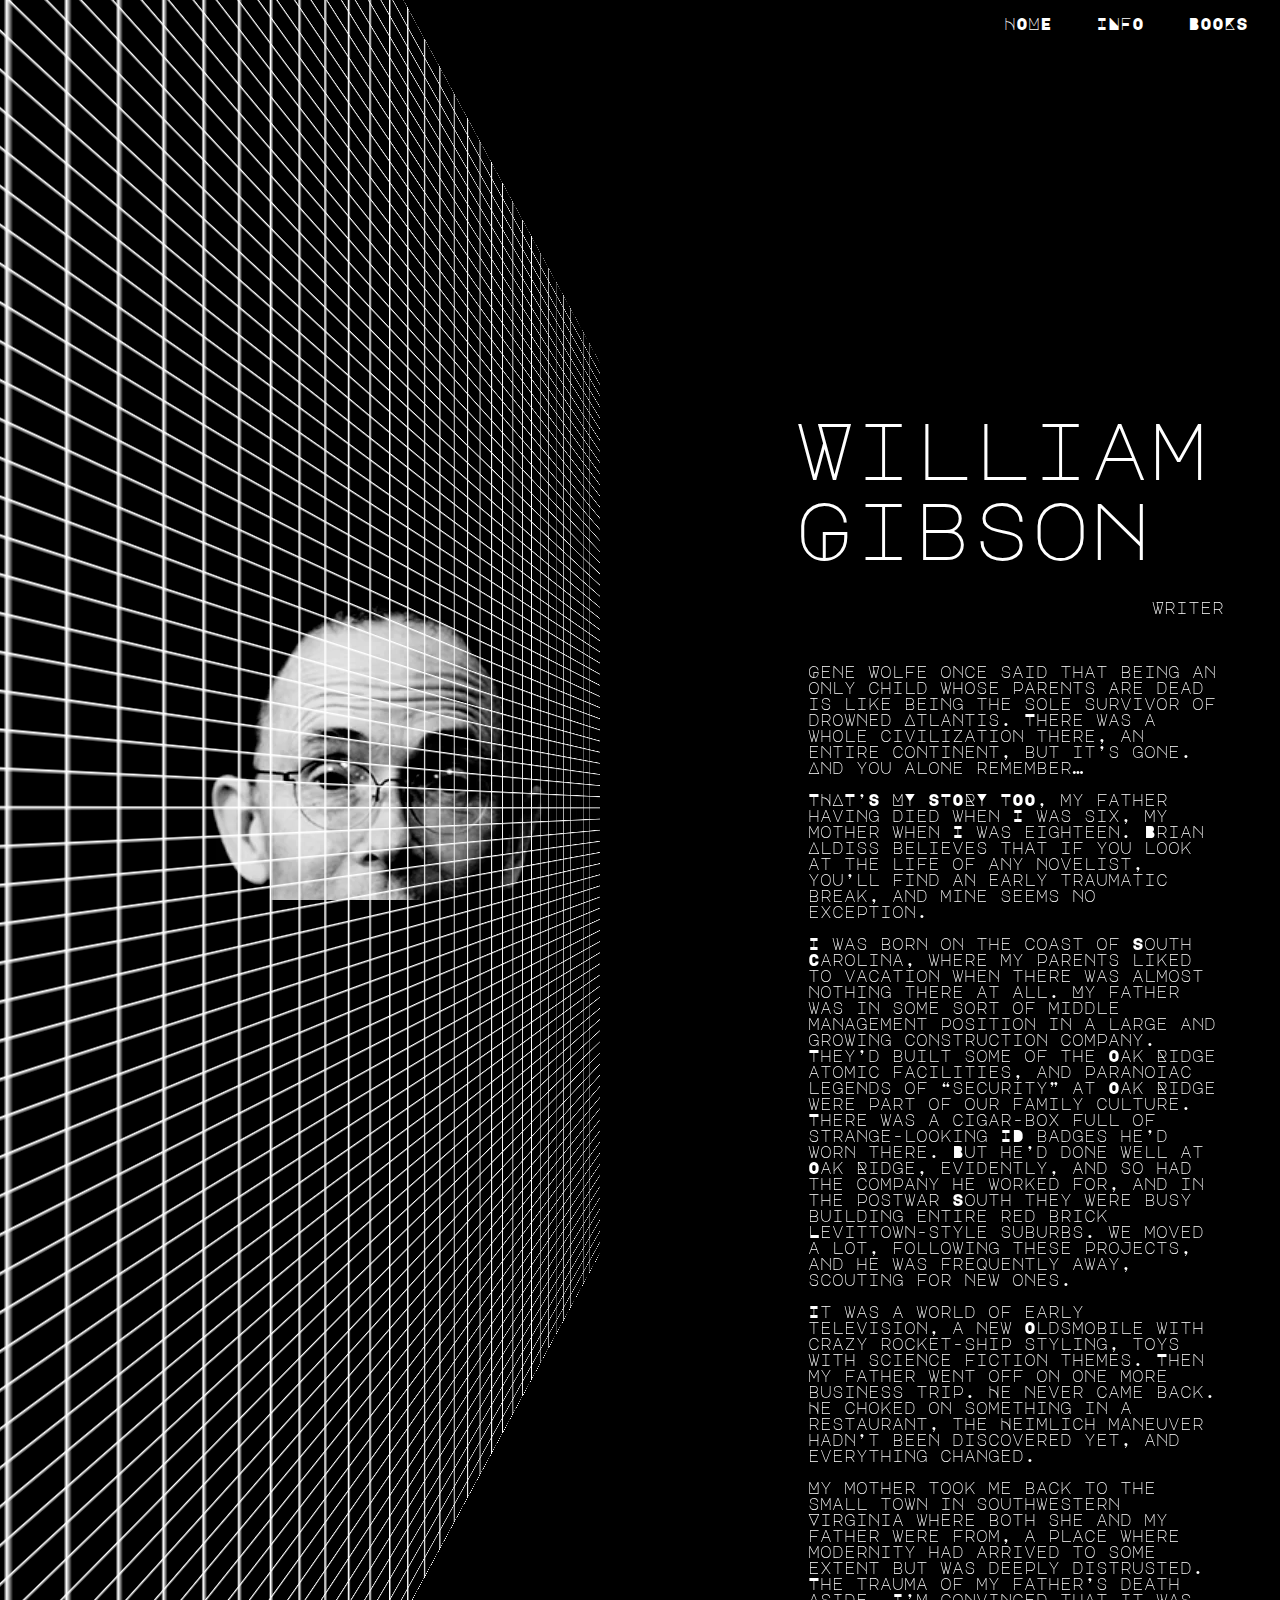
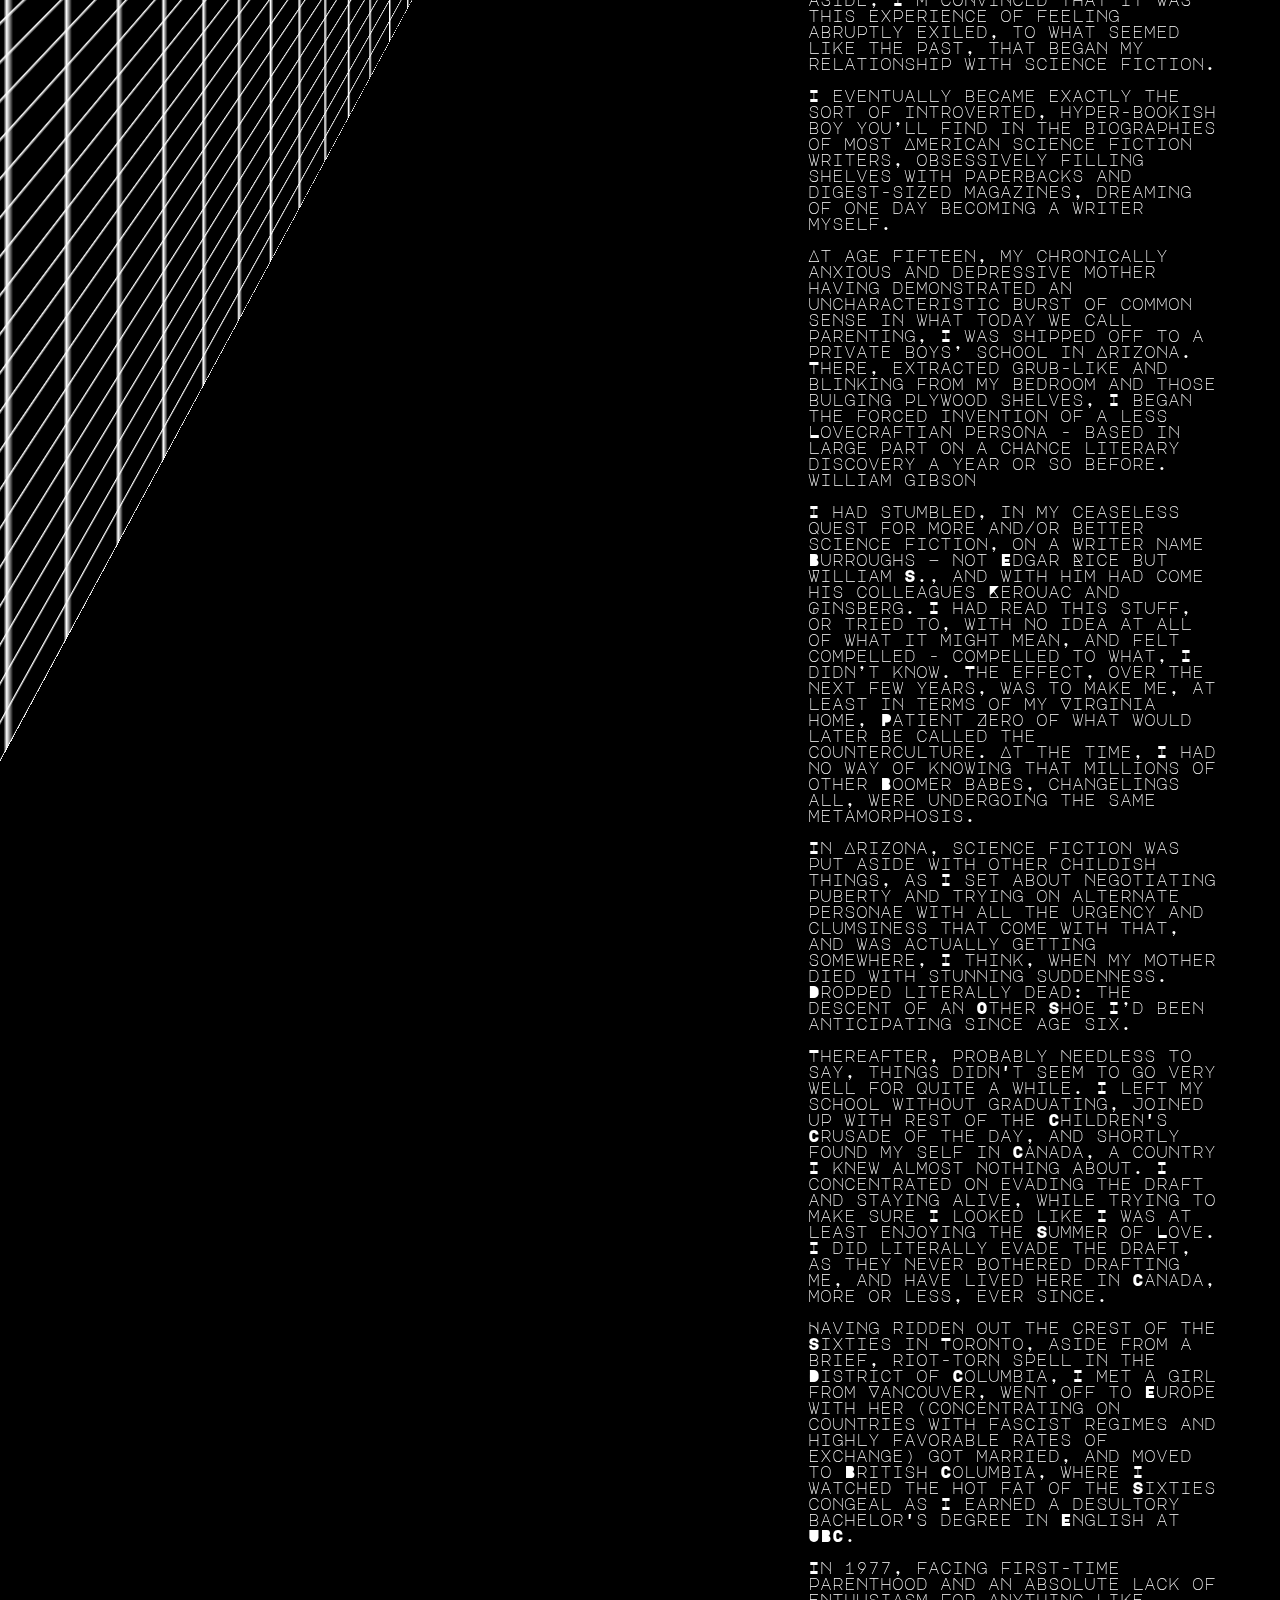
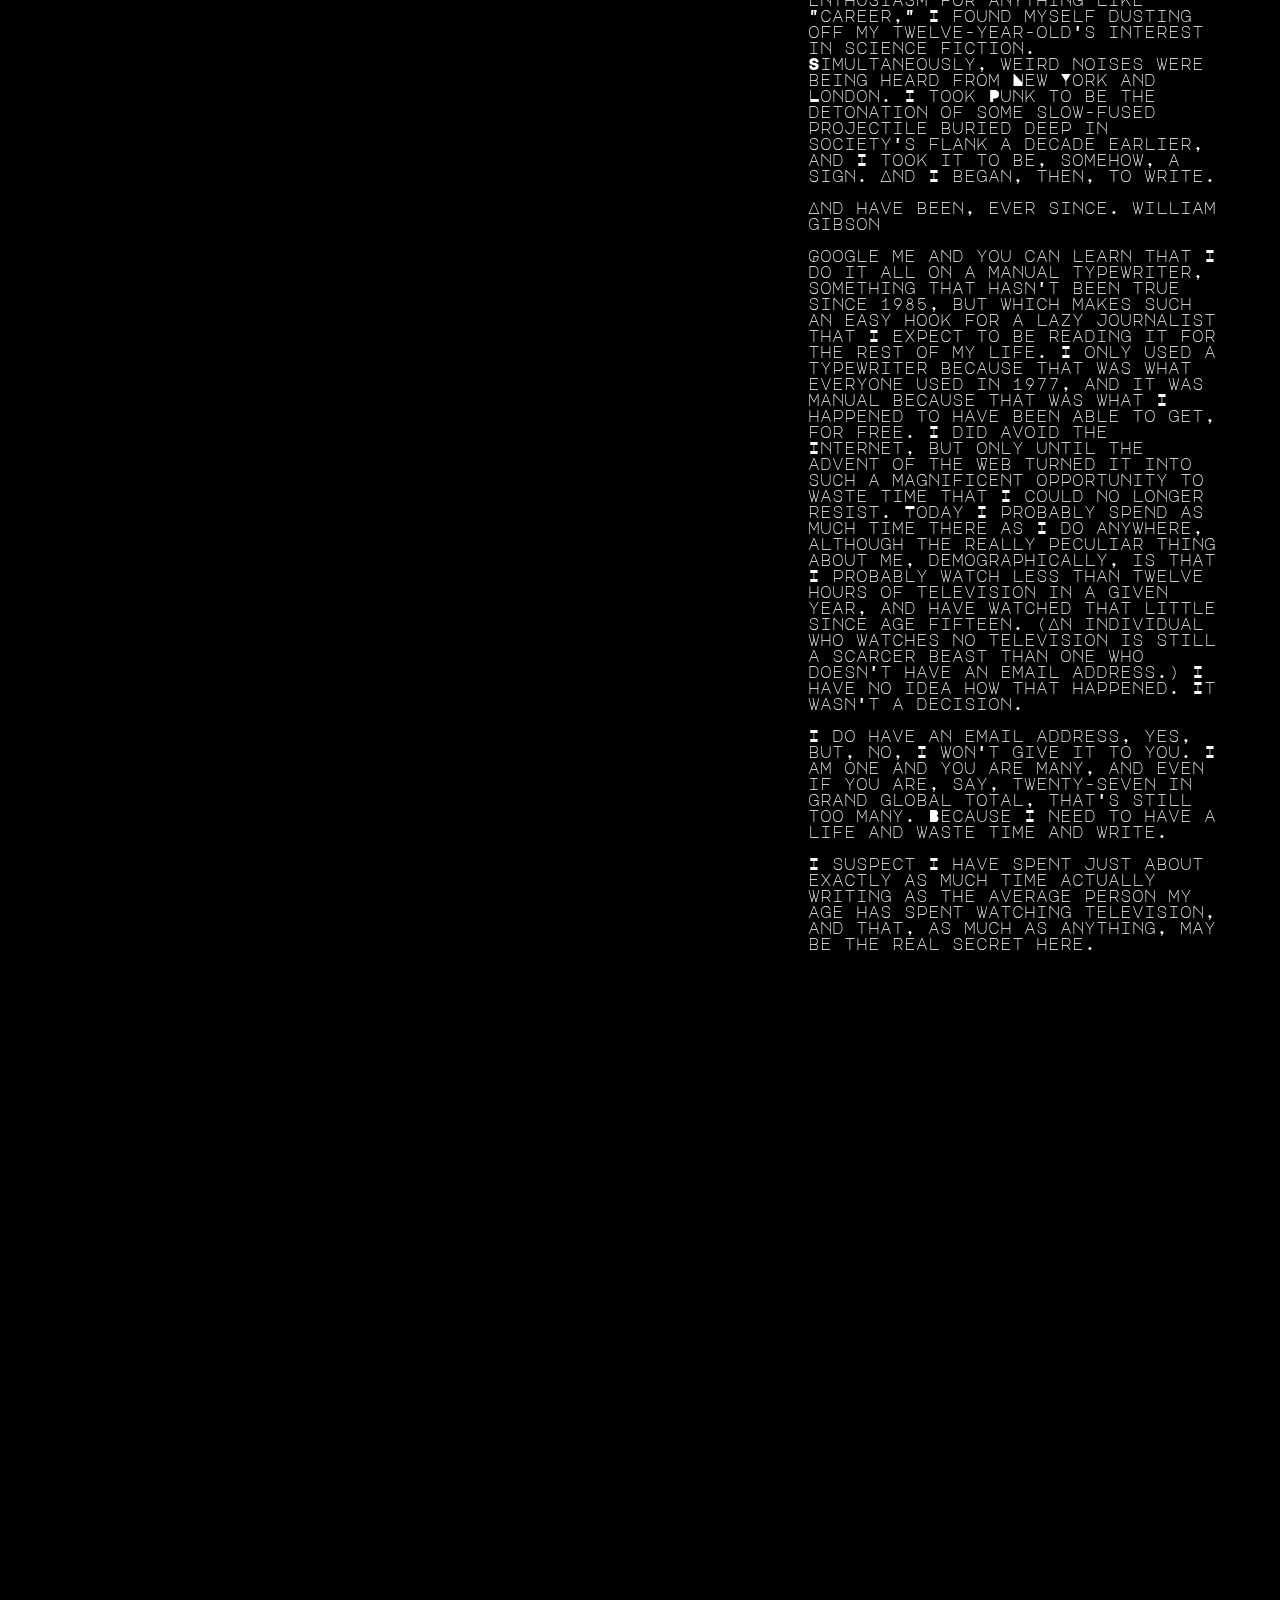
<file: index.html>
<!DOCTYPE html>
<head>
	<title>William Gibson</title>
	<link href="style.css" rel="stylesheet">
	<link href="https://fonts.googleapis.com/css?family=Major+Mono+Display" rel="stylesheet">
</head>

<body>
	<div class="menu-icon">
  <div class="icon"></div>
</div>
<nav>
  <a href="file:home.html#">Home</a>
  <a href="file:index.html#">Info</a>
  <a href="file:books.html">Books</a>
</nav>
	<div class="perspective"></div>
	<header>William Gibson</header>
	<br>
	<p> Writer </p>
	<br>
	<p>Gene Wolfe once said that being an only child whose parents are dead is like being the sole survivor of drowned Atlantis. There was a whole civilization there, an entire continent, but it’s gone. And you alone remember…
<br><br>
THAT’S MY STORY TOO, my father having died when I was six, my mother when I was eighteen. Brian Aldiss believes that if you look at the life of any novelist, you’ll find an early traumatic break, and mine seems no exception.
<br><br>
I was born on the coast of South Carolina, where my parents liked to vacation when there was almost nothing there at all. My father was in some sort of middle management position in a large and growing construction company. They’d built some of the Oak Ridge atomic facilities, and paranoiac legends of “security” at Oak Ridge were part of our family culture. There was a cigar-box full of strange-looking ID badges he’d worn there. But he’d done well at Oak Ridge, evidently, and so had the company he worked for, and in the postwar South they were busy building entire red brick Levittown-style suburbs. We moved a lot, following these projects, and he was frequently away, scouting for new ones.
<br><br>
It was a world of early television, a new Oldsmobile with crazy rocket-ship styling, toys with science fiction themes. Then my father went off on one more business trip. He never came back. He choked on something in a restaurant, the Heimlich maneuver hadn’t been discovered yet, and everything changed.
<br><br>
My mother took me back to the small town in southwestern Virginia where both she and my father were from, a place where modernity had arrived to some extent but was deeply distrusted. The trauma of my father’s death aside, I’m convinced that it was this experience of feeling abruptly exiled, to what seemed like the past, that began my relationship with science fiction.
<br><br>
I eventually became exactly the sort of introverted, hyper-bookish boy you’ll find in the biographies of most American science fiction writers, obsessively filling shelves with paperbacks and digest-sized magazines, dreaming of one day becoming a writer myself.
<br><br>
At age fifteen, my chronically anxious and depressive mother having demonstrated an uncharacteristic burst of common sense in what today we call parenting, I was shipped off to a private boys’ school in Arizona. There, extracted grub-like and blinking from my bedroom and those bulging plywood shelves, I began the forced invention of a less Lovecraftian persona - based in large part on a chance literary discovery a year or so before.
william gibson
<br><br>
I had stumbled, in my ceaseless quest for more and/or better science fiction, on a writer name Burroughs — not Edgar Rice but William S., and with him had come his colleagues Kerouac and Ginsberg. I had read this stuff, or tried to, with no idea at all of what it might mean, and felt compelled - compelled to what, I didn’t know. The effect, over the next few years, was to make me, at least in terms of my Virginia home, Patient Zero of what would later be called the counterculture. At the time, I had no way of knowing that millions of other Boomer babes, changelings all, were undergoing the same metamorphosis.
<br><br>
In Arizona, science fiction was put aside with other childish things, as I set about negotiating puberty and trying on alternate personae with all the urgency and clumsiness that come with that, and was actually getting somewhere, I think, when my mother died with stunning suddenness. Dropped literally dead: the descent of an Other Shoe I’d been anticipating since age six.
<br><br>
Thereafter, probably needless to say, things didn't seem to go very well for quite a while. I left my school without graduating, joined up with rest of the Children's Crusade of the day, and shortly found my self in Canada, a country I knew almost nothing about. I concentrated on evading the draft and staying alive, while trying to make sure I looked like I was at least enjoying the Summer of Love. I did literally evade the draft, as they never bothered drafting me, and have lived here in Canada, more or less, ever since.
<br><br>
Having ridden out the crest of the Sixties in Toronto, aside from a brief, riot-torn spell in the District of Columbia, I met a girl from Vancouver, went off to Europe with her (concentrating on countries with fascist regimes and highly favorable rates of exchange) got married, and moved to British Columbia, where I watched the hot fat of the Sixties congeal as I earned a desultory bachelor's degree in English at UBC.
<br><br>
In 1977, facing first-time parenthood and an absolute lack of enthusiasm for anything like "career," I found myself dusting off my twelve-year-old's interest in science fiction. Simultaneously, weird noises were being heard from New York and London. I took Punk to be the detonation of some slow-fused projectile buried deep in society's flank a decade earlier, and I took it to be, somehow, a sign. And I began, then, to write.
<br><br>
And have been, ever since.
william gibson
<br><br>
Google me and you can learn that I do it all on a manual typewriter, something that hasn't been true since 1985, but which makes such an easy hook for a lazy journalist that I expect to be reading it for the rest of my life. I only used a typewriter because that was what everyone used in 1977, and it was manual because that was what I happened to have been able to get, for free. I did avoid the Internet, but only until the advent of the Web turned it into such a magnificent opportunity to waste time that I could no longer resist. Today I probably spend as much time there as I do anywhere, although the really peculiar thing about me, demographically, is that I probably watch less than twelve hours of television in a given year, and have watched that little since age fifteen. (An individual who watches no television is still a scarcer beast than one who doesn't have an email address.) I have no idea how that happened. It wasn't a decision.
<br><br>
I do have an email address, yes, but, no, I won't give it to you. I am one and you are many, and even if you are, say, twenty-seven in grand global total, that's still too many. Because I need to have a life and waste time and write.
<br><br>
I suspect I have spent just about exactly as much time actually writing as the average person my age has spent watching television, and that, as much as anything, may be the real secret here.</p>


<img class="bottom" src="images/WilliamGibson.png" alt="William Gibson">
</body>
</file>
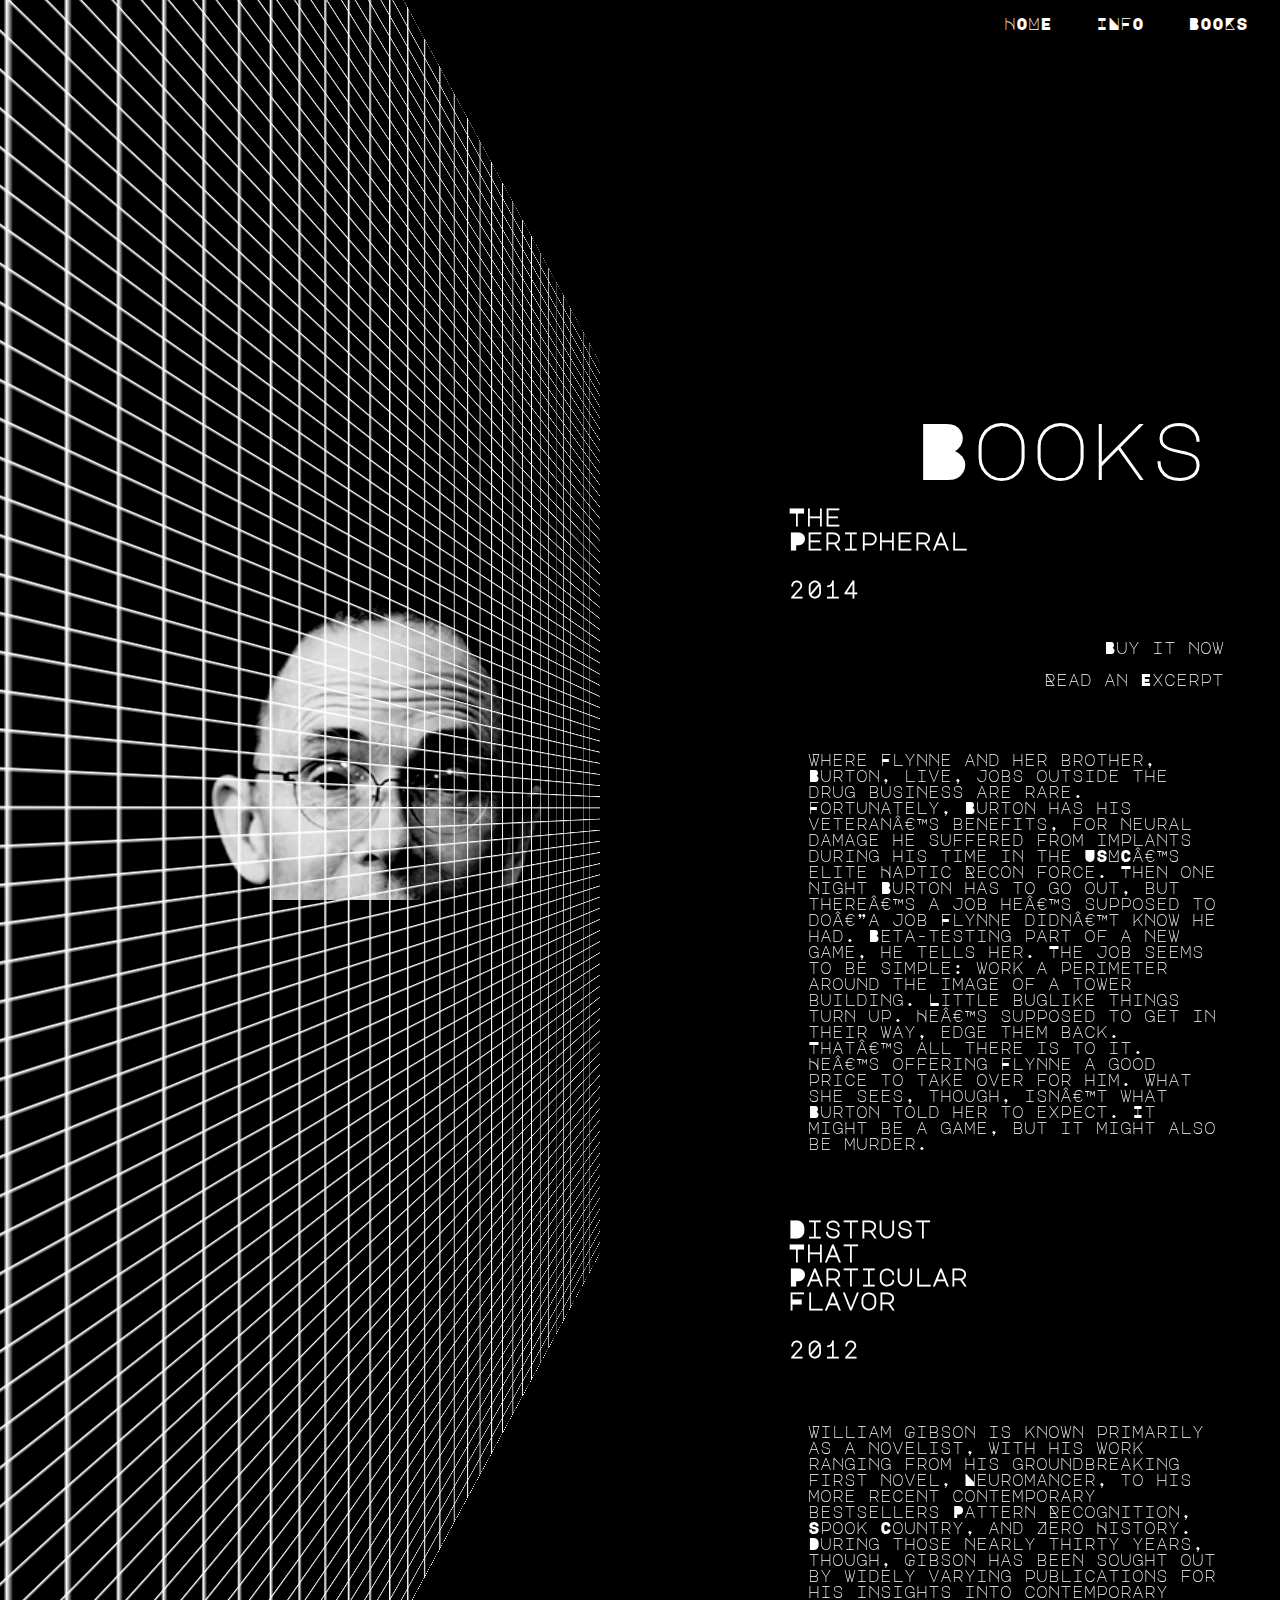
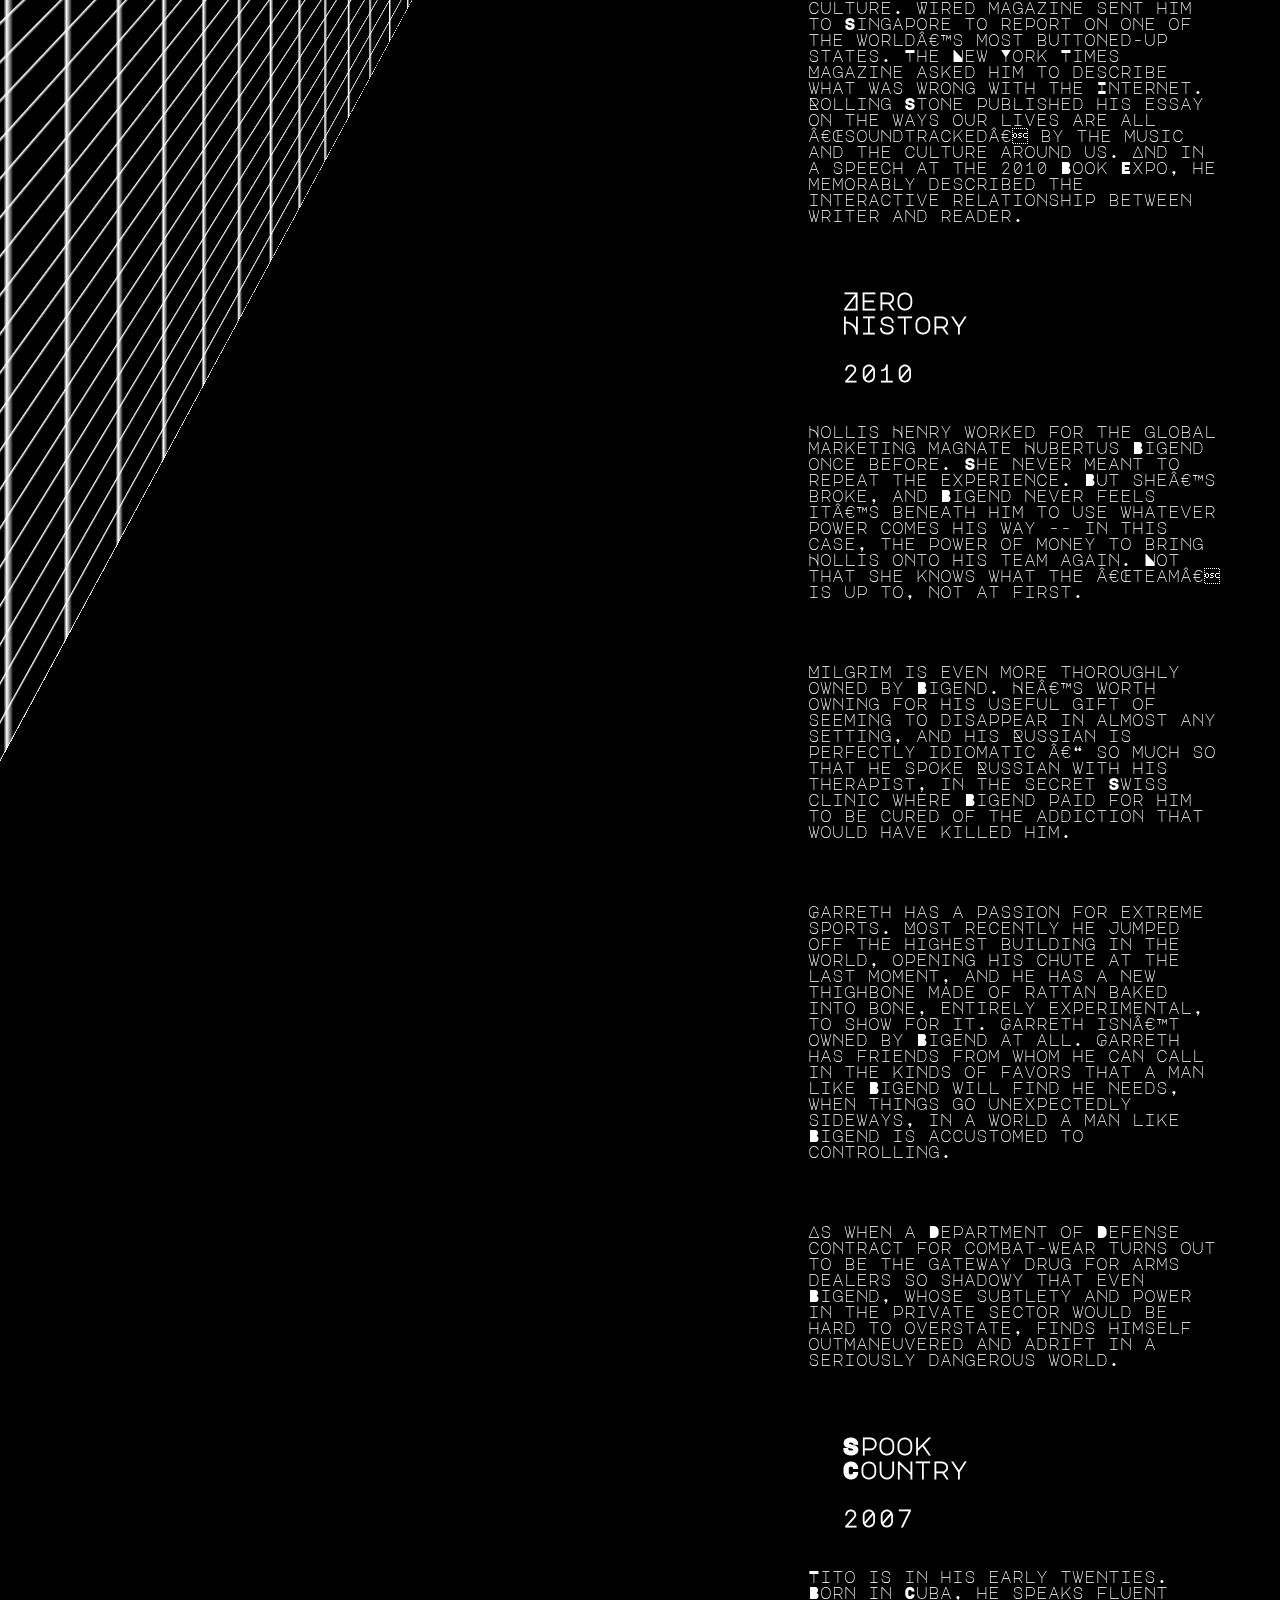
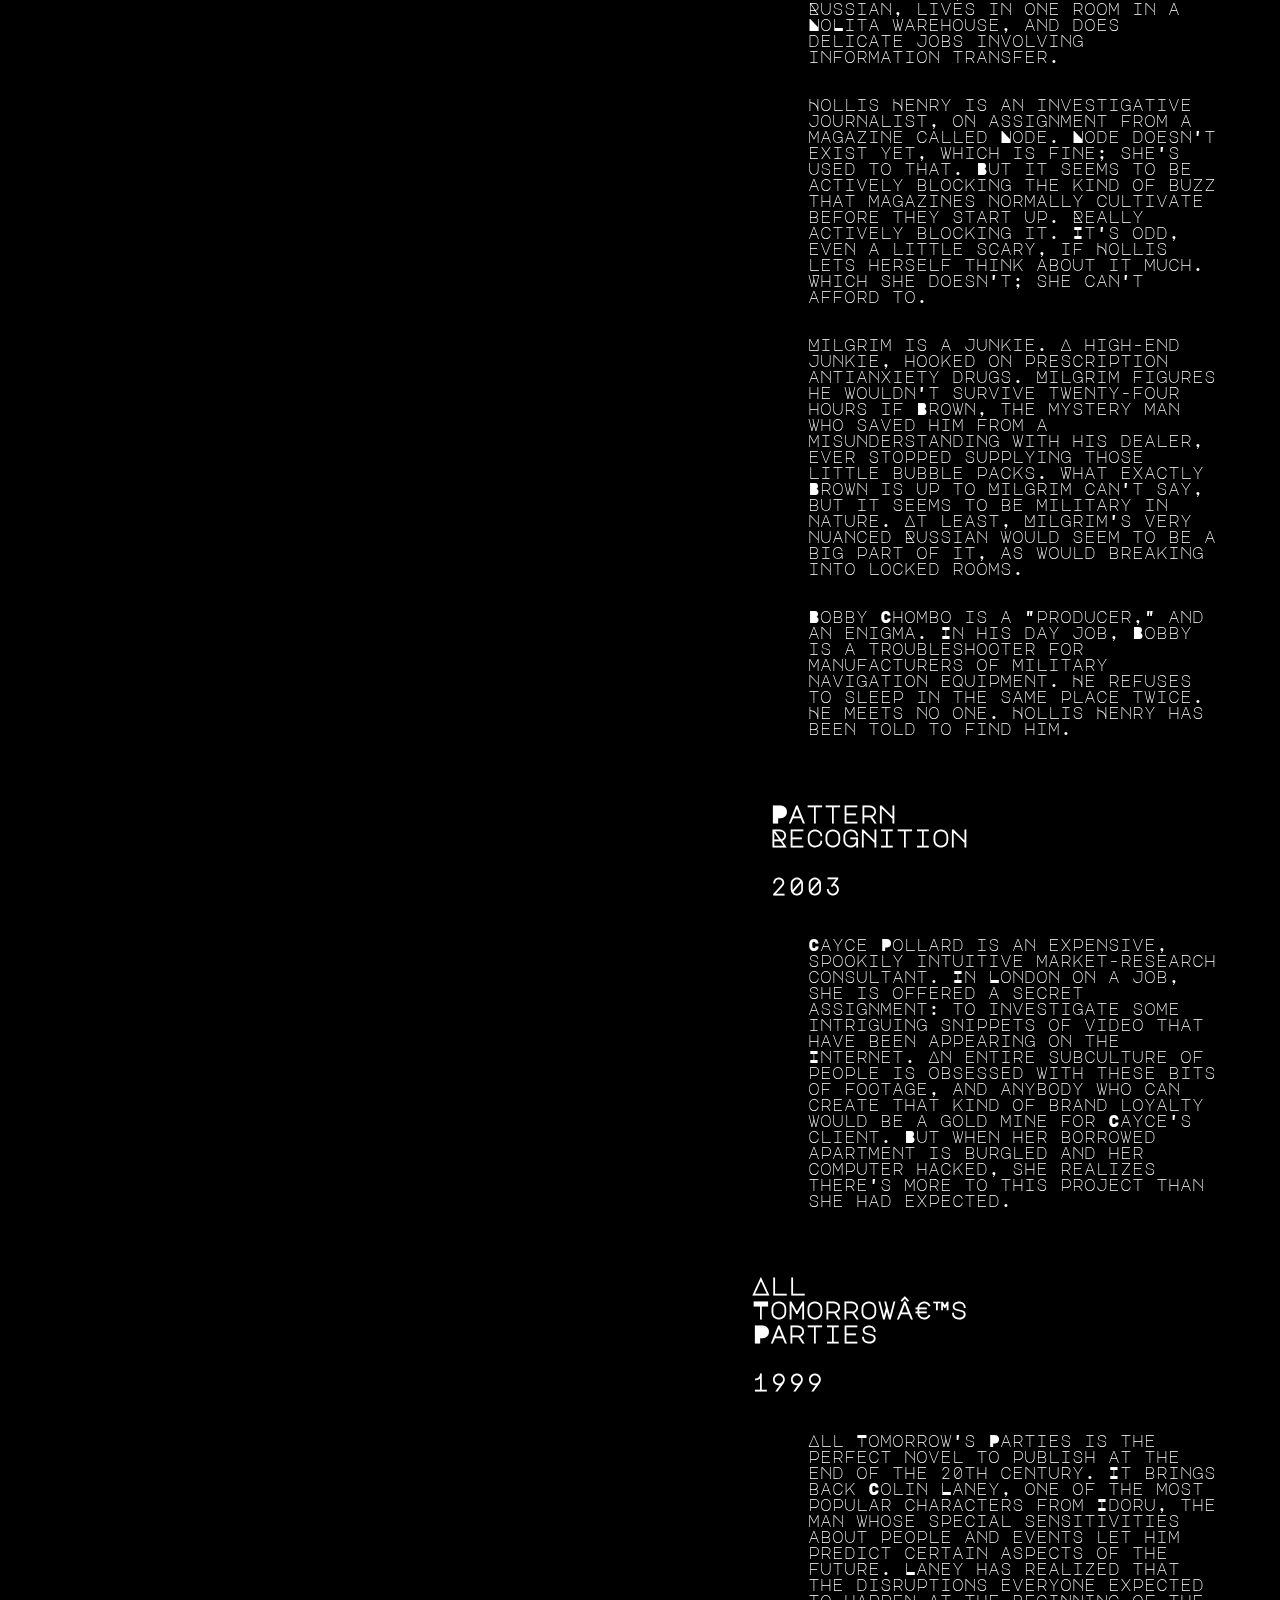
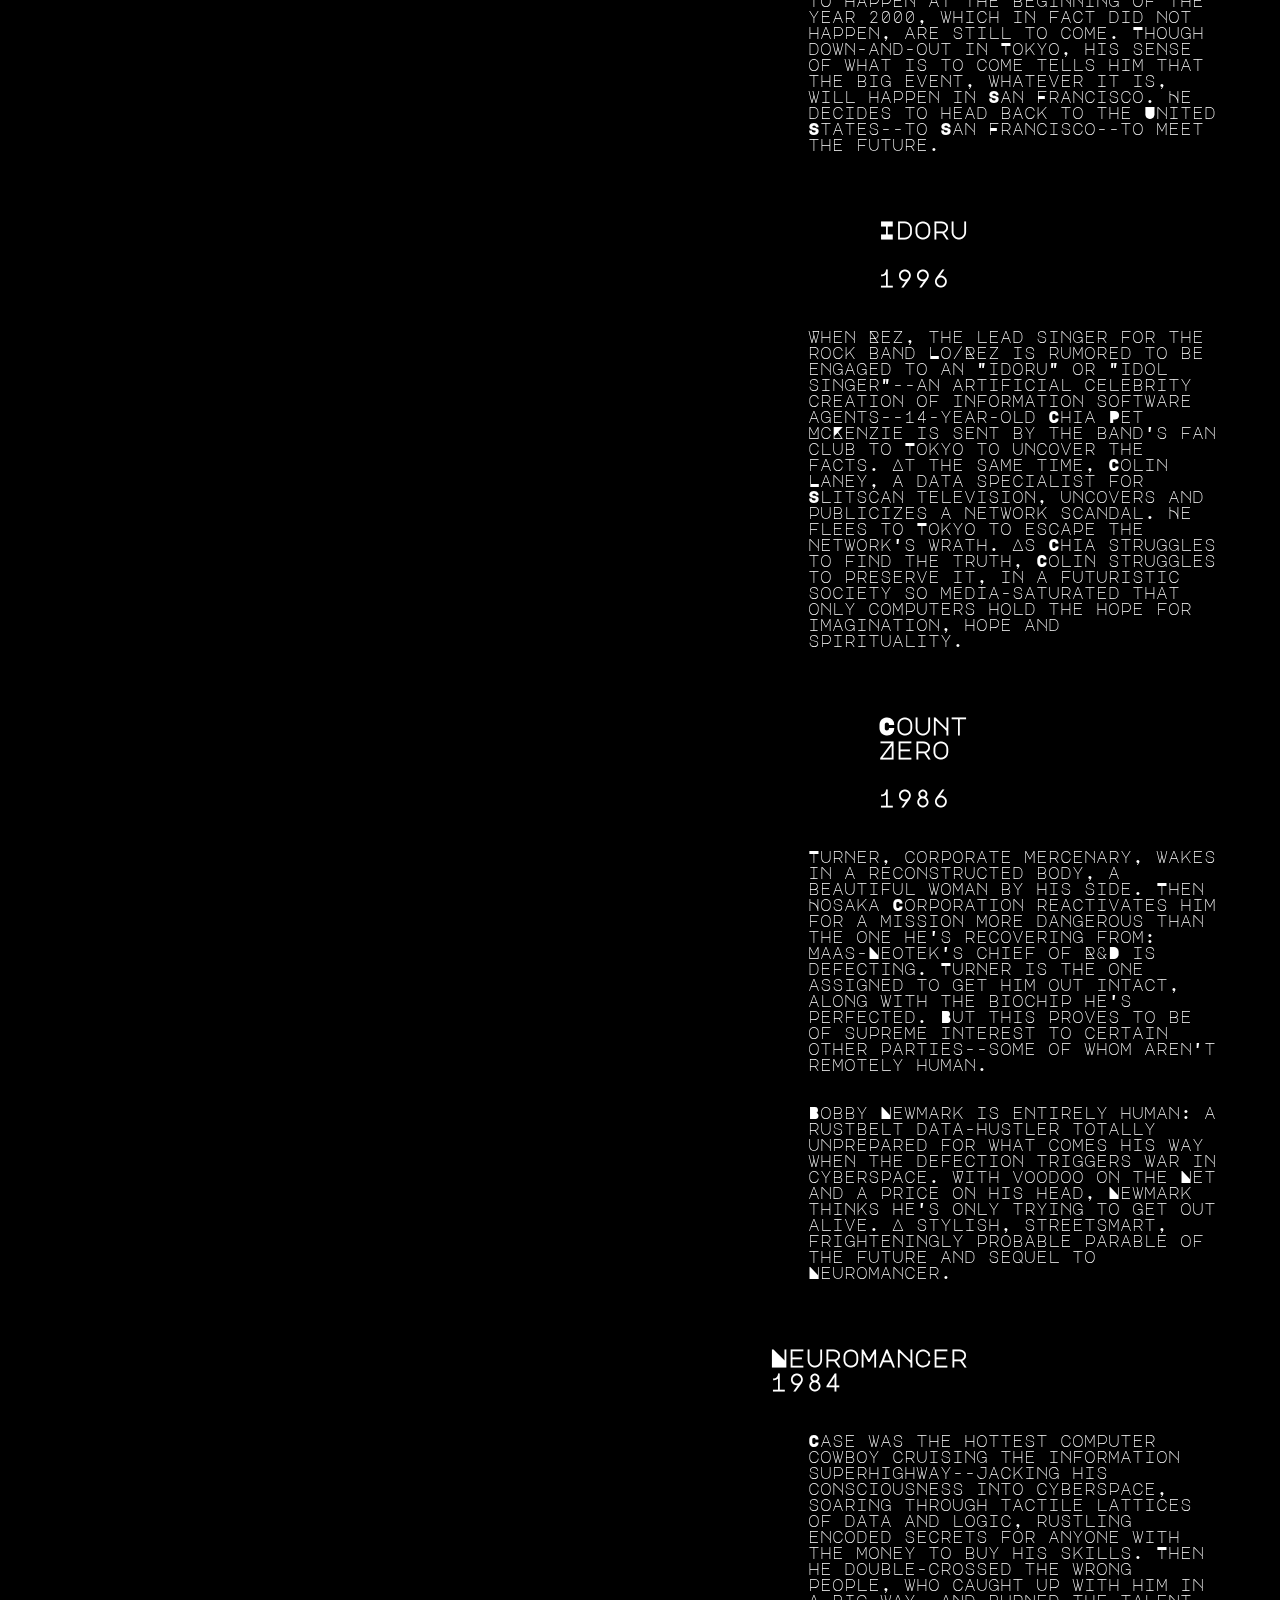
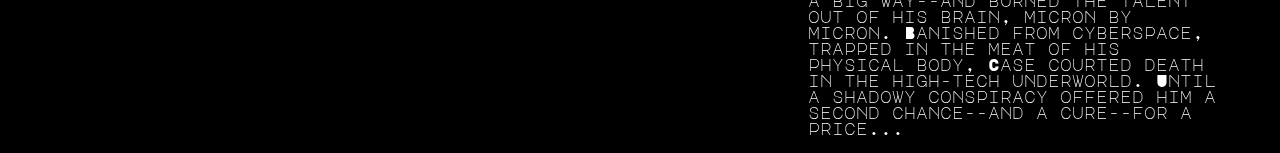
<file: books.html>
<!DOCTYPE html>
<head>
	<title>William Gibson - Books</title>
	<link href="style.css" rel="stylesheet">
	<link href="https://fonts.googleapis.com/css?family=Major+Mono+Display" rel="stylesheet">
</head>

<body>
	<div class="perspective"></div>
	<header>Books</header>

	<body>
	<div class="menu-icon">
  <div class="icon"></div>
</div>
<nav>
  <a href="file:home.html#">Home</a>
  <a href="file:index.html#">Info</a>
  <a href="file:books.html">Books</a>
</nav>

<h1>The Peripheral<br><br>
2014<br><br></h1>

<p><a href="http://www.williamgibsonbooks.com/books/buy_peripheral.asp">Buy it now</a></p>

<p><a href="http://www.williamgibsonbooks.com/books/the_peripheral_excerpt.asp">Read an Excerpt</a></p><br><br>

<p>Where Flynne and her brother, Burton, live, jobs outside the drug business are rare. Fortunately, Burton has his veteranâ€™s benefits, for neural damage he suffered from implants during his time in the USMCâ€™s elite Haptic Recon force. Then one night Burton has to go out, but thereâ€™s a job heâ€™s supposed to doâ€”a job Flynne didnâ€™t know he had. Beta-testing part of a new game, he tells her. The job seems to be simple: work a perimeter around the image of a tower building. Little buglike things turn up. Heâ€™s supposed to get in their way, edge them back. Thatâ€™s all there is to it. Heâ€™s offering Flynne a good price to take over for him. What she sees, though, isnâ€™t what Burton told her to expect. It might be a game, but it might also be murder.<br><br><br><br> </p>


<h1>Distrust That Particular Flavor<br><br> 
2012</h1><br><br>
<p>William Gibson is known primarily as a novelist, with his work ranging from his groundbreaking first novel, Neuromancer, to his more recent contemporary bestsellers Pattern Recognition, Spook Country, and Zero History. During those nearly thirty years, though, Gibson has been sought out by widely varying publications for his insights into contemporary culture. Wired magazine sent him to Singapore to report on one of the worldâ€™s most buttoned-up states. The New York Times Magazine asked him to describe what was wrong with the Internet. Rolling Stone published his essay on the ways our lives are all â€œsoundtrackedâ€ by the music and the culture around us. And in a speech at the 2010 Book Expo, he memorably described the interactive relationship between writer and reader.<br><br><br><br></p>


<h1>Zero History<br><br>
2010<br><br></h1>
<p>Hollis Henry worked for the global marketing magnate Hubertus Bigend once before. She never meant to repeat the experience. But sheâ€™s broke, and Bigend never feels itâ€™s beneath him to use whatever power comes his way -- in this case, the power of money to bring Hollis onto his team again. Not that she knows what the â€œteamâ€ is up to, not at first.<br><br><br><br></p>

<p>Milgrim is even more thoroughly owned by Bigend. Heâ€™s worth owning for his useful gift of seeming to disappear in almost any setting, and his Russian is perfectly idiomatic â€“ so much so that he spoke Russian with his therapist, in the secret Swiss clinic where Bigend paid for him to be cured of the addiction that would have killed him.<br><br><br><br></p>

<p>Garreth has a passion for extreme sports. Most recently he jumped off the highest building in the world, opening his chute at the last moment, and he has a new thighbone made of rattan baked into bone, entirely experimental, to show for it.  Garreth isnâ€™t owned by Bigend at all. Garreth has friends from whom he can call in the kinds of favors that a man like Bigend will find he needs, when things go unexpectedly sideways, in a world a man like Bigend is accustomed to controlling.<br><br><br><br></p>

<p>As when a Department of Defense contract for combat-wear turns out to be the gateway drug for arms dealers so shadowy that even Bigend, whose subtlety and power in the private sector would be hard to overstate, finds himself outmaneuvered and adrift in a seriously dangerous world.<br><br><br><br></p>


<h1>Spook Country<br><br>
2007<br><br></h1>
<p>Tito is in his early twenties. Born in Cuba, he speaks fluent Russian, lives in one room in a NoLita warehouse, and does delicate jobs involving information transfer.<br><br></p>

<p>Hollis Henry is an investigative journalist, on assignment from a magazine called Node. Node doesn't exist yet, which is fine; she's used to that. But it seems to be actively blocking the kind of buzz that magazines normally cultivate before they start up. Really actively blocking it. It's odd, even a little scary, if Hollis lets herself think about it much. Which she doesn't; she can't afford to.<br><br></p>

<p>Milgrim is a junkie. A high-end junkie, hooked on prescription antianxiety drugs. Milgrim figures he wouldn't survive twenty-four hours if Brown, the mystery man who saved him from a misunderstanding with his dealer, ever stopped supplying those little bubble packs. What exactly Brown is up to Milgrim can't say, but it seems to be military in nature. At least, Milgrim's very nuanced Russian would seem to be a big part of it, as would breaking into locked rooms.<br><br></p>

<p>Bobby Chombo is a "producer," and an enigma. In his day job, Bobby is a troubleshooter for manufacturers of military navigation equipment. He refuses to sleep in the same place twice. He meets no one. Hollis Henry has been told to find him.<br><br><br><br></p>


<h1>Pattern Recognition<br><br>
2003<br><br></h1>
<p>Cayce Pollard is an expensive, spookily intuitive market-research consultant. In London on a job, she is offered a secret assignment: to investigate some intriguing snippets of video that have been appearing on the Internet. An entire subculture of people is obsessed with these bits of footage, and anybody who can create that kind of brand loyalty would be a gold mine for Cayce's client. But when her borrowed apartment is burgled and her computer hacked, she realizes there's more to this project than she had expected.<br><br><br><br> </p>


<h1>All Tomorrowâ€™s Parties<br><br>
1999<br><br></h1>
<p>All Tomorrow's Parties is the perfect novel to publish at the end of the 20th century. It brings back Colin Laney, one of the most popular characters from Idoru, the man whose special sensitivities about people and events let him predict certain aspects of the future. Laney has realized that the disruptions everyone expected to happen at the beginning of the year 2000, which in fact did not happen, are still to come. Though down-and-out in Tokyo, his sense of what is to come tells him that the big event, whatever it is, will happen in San Francisco. He decides to head back to the United States--to San Francisco--to meet the future. <br><br><br><br></p>


<h1>Idoru<br><br>
1996<br><br></h1>
<p>When Rez, the lead singer for the rock band Lo/Rez is rumored to be engaged to an "idoru" or "idol singer"--an artificial celebrity creation of information software agents--14-year-old Chia Pet McKenzie is sent by the band's fan club to Tokyo to uncover the facts. At the same time, Colin Laney, a data specialist for Slitscan television, uncovers and publicizes a network scandal. He flees to Tokyo to escape the network's wrath. As Chia struggles to find the truth, Colin struggles to preserve it, in a futuristic society so media-saturated that only computers hold the hope for imagination, hope and spirituality.<br><br><br><br></p>


<h1>Count Zero<br><br>
1986<br><br></h1>
<p>Turner, corporate mercenary, wakes in a reconstructed body, a beautiful woman by his side. Then Hosaka Corporation reactivates him for a mission more dangerous than the one he's recovering from: Maas-Neotek's chief of R&D is defecting. Turner is the one assigned to get him out intact, along with the biochip he's perfected. But this proves to be of supreme interest to certain other parties--some of whom aren't remotely human.<br><br> </p>

<p>Bobby Newmark is entirely human: a rustbelt data-hustler totally unprepared for what comes his way when the defection triggers war in cyberspace. With voodoo on the Net and a price on his head, Newmark thinks he's only trying to get out alive. A stylish, streetsmart, frighteningly probable parable of the future and sequel to Neuromancer. <br><br><br><br></p>


<h1>Neuromancer <br>
1984<br><br></h1>
<p>Case was the hottest computer cowboy cruising the information superhighway--jacking his consciousness into cyberspace, soaring through tactile lattices of data and logic, rustling encoded secrets for anyone with the money to buy his skills. Then he double-crossed the wrong people, who caught up with him in a big way--and burned the talent out of his brain, micron by micron. Banished from cyberspace, trapped in the meat of his physical body, Case courted death in the high-tech underworld. Until a shadowy conspiracy offered him a second chance--and a cure--for a price...
</p>


<img class="bottom" src="images/WilliamGibson.png" alt="William Gibson">
</body>
</file>
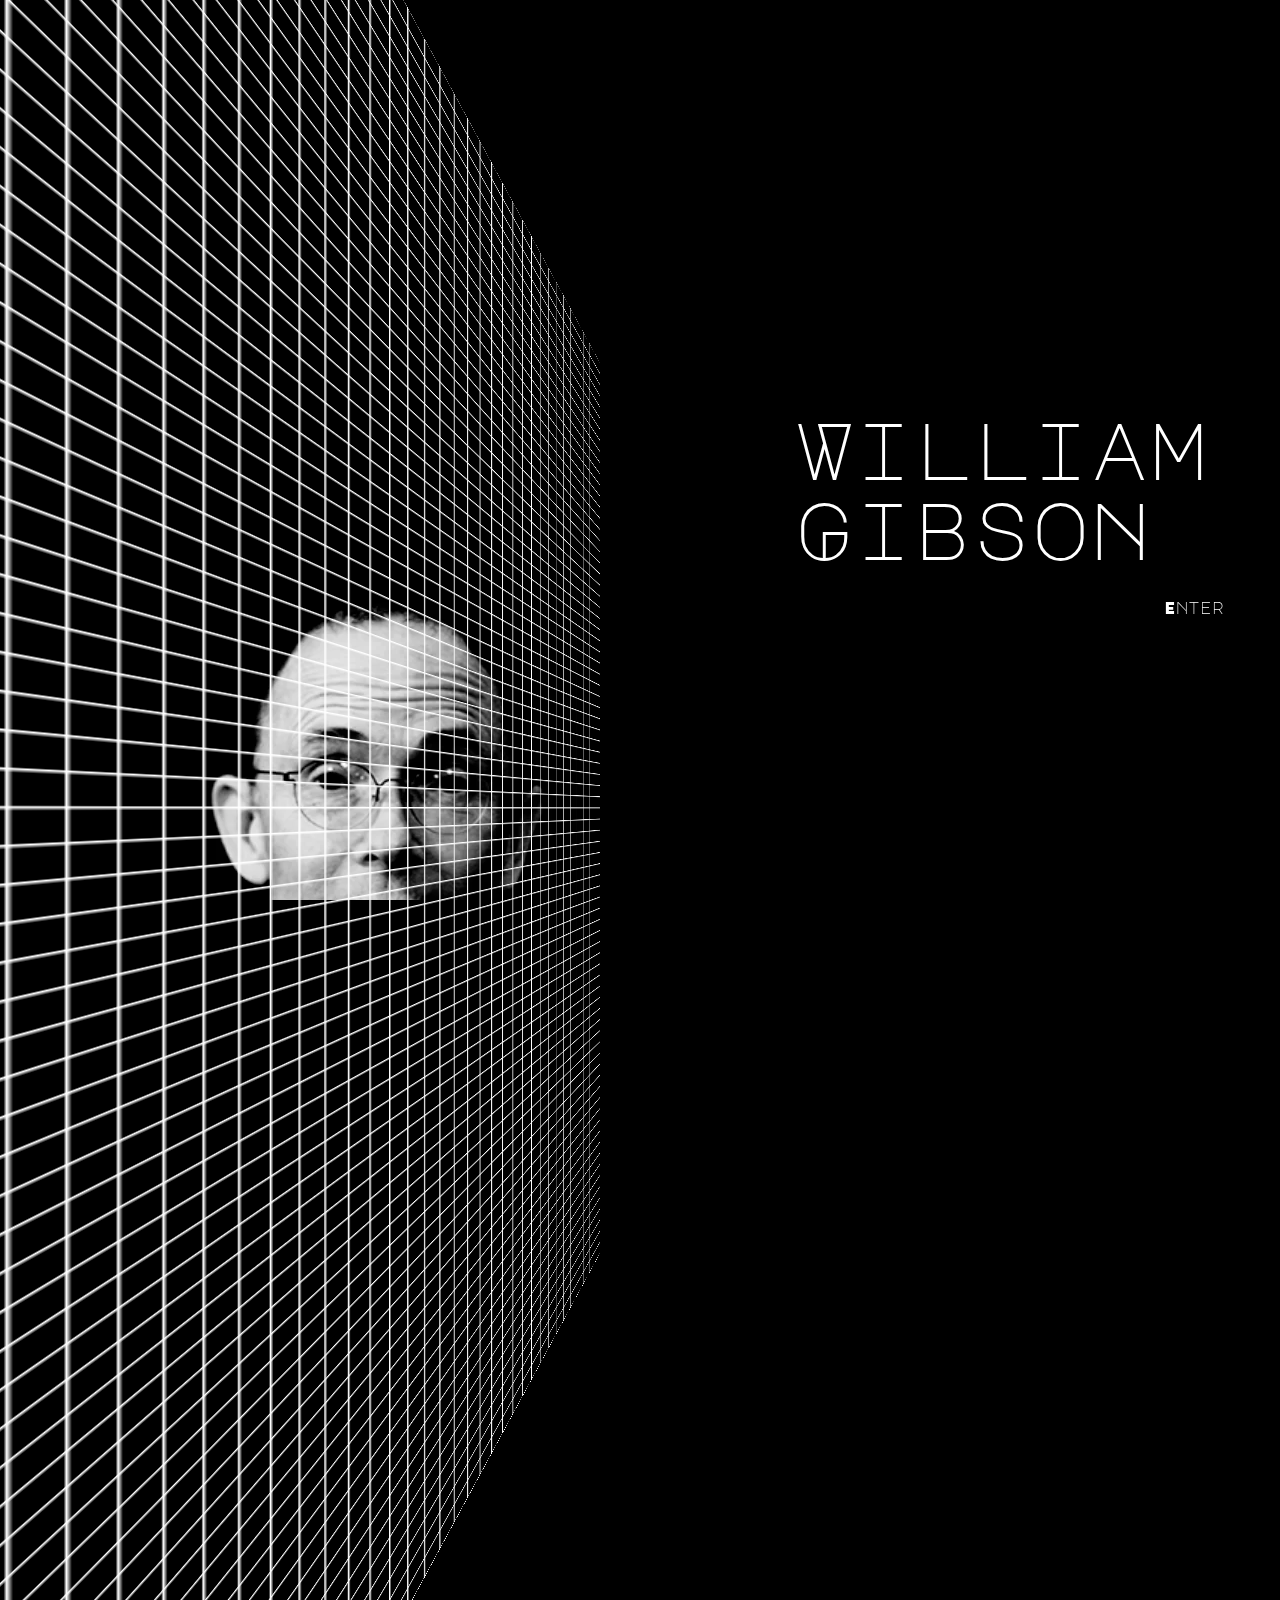
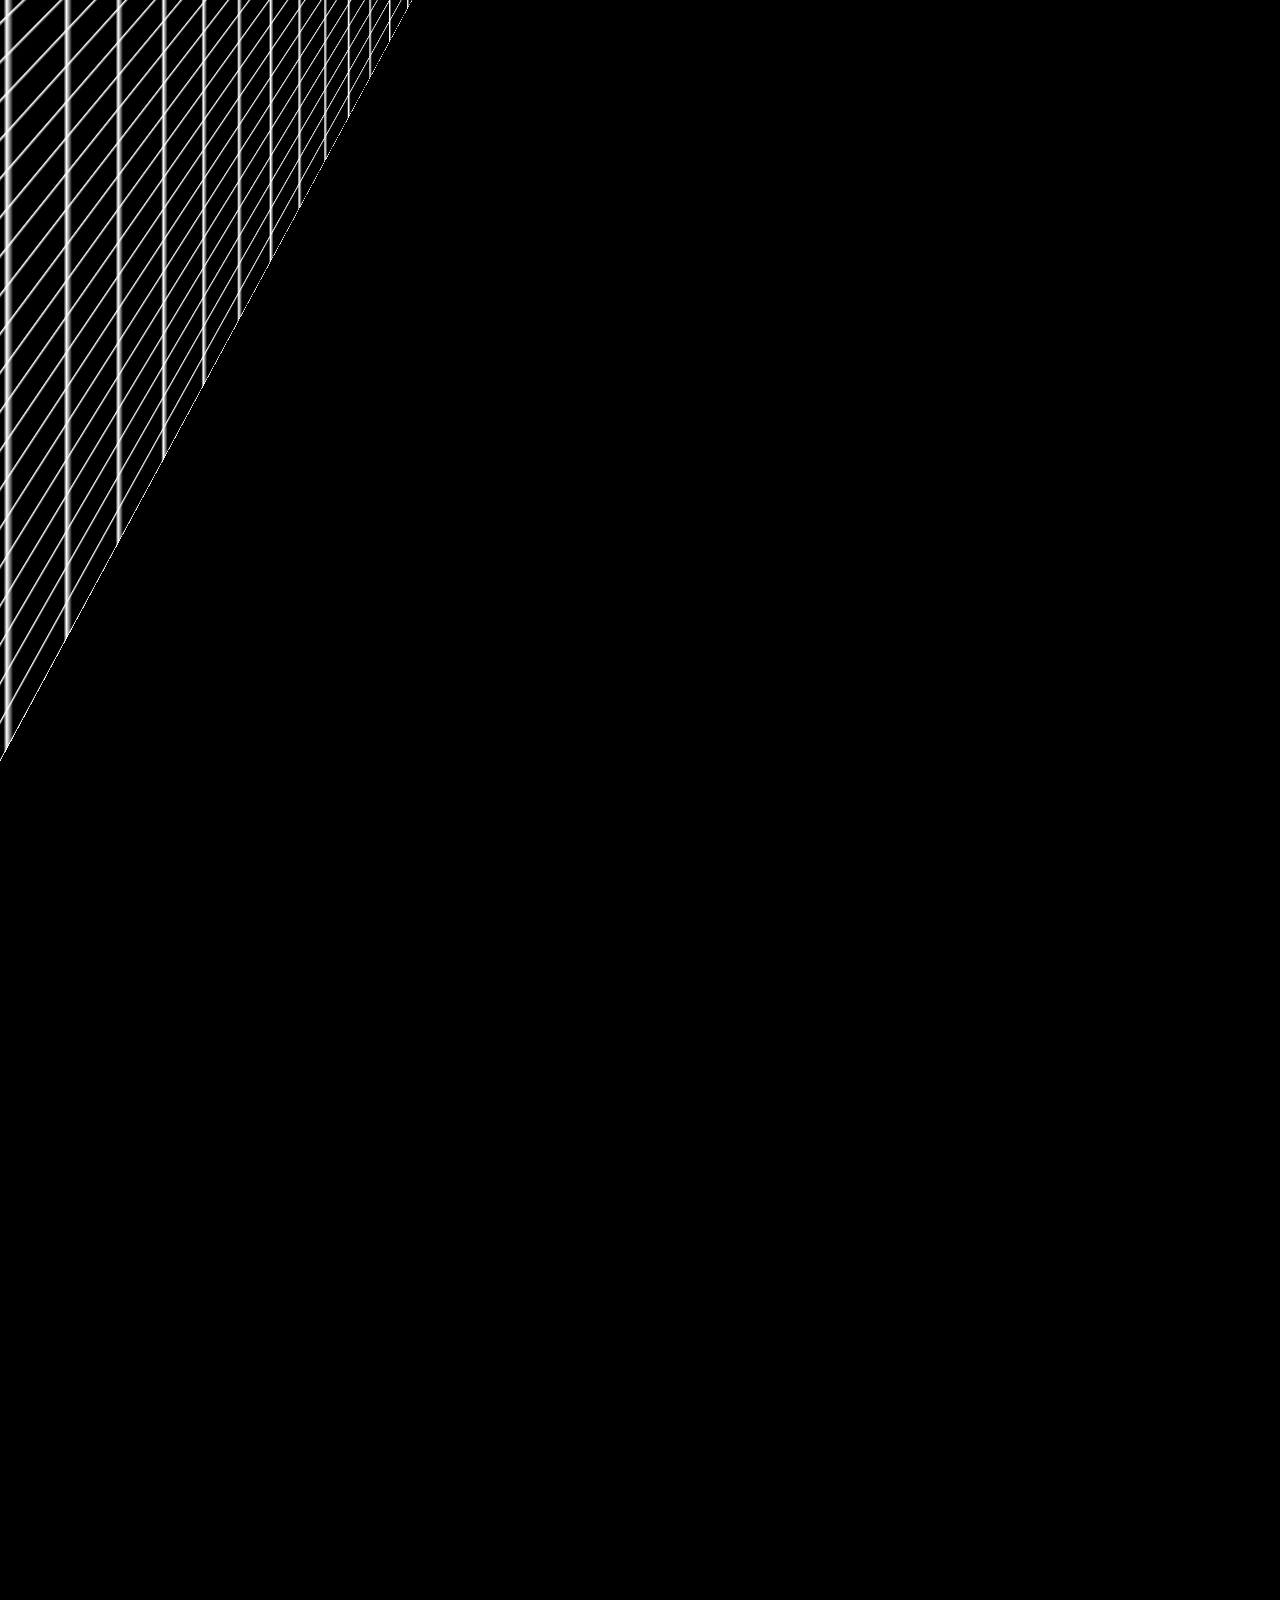
<file: home.html>
<!DOCTYPE html>
<head>
	<title>William Gibson</title>
	<link href="style.css" rel="stylesheet">
	<link href="https://fonts.googleapis.com/css?family=Major+Mono+Display" rel="stylesheet">
</head>

<body>
	<div class="menu-icon">
  <div class="icon"></div>
</div>

	<div class="perspective"></div>
	<header>William Gibson</header>
 	<br>
 	<p><a href="index.html#">Enter</a></p>

<img class="bottom" src="images/WilliamGibson.png" alt="William Gibson">
</body>
</file>
<file: style.css>
body{
	background-color: black;
	font-family: 'Major Mono Display', monospace;
}

h1{
	margin-left: 40em;
	margin-right: 15em;
	color: white;
	display: flex;
	flex-direction: row-reverse;
	font-size: 1.5em;
}
header{
	margin-left: 15em;
	margin-right: 3em;
	margin-top: -15em;
	color: white;
	display: flex;
	flex-direction: row-reverse;
	font-size: 5em;
}


p{
	margin-left: 50em;
	margin-right: 3em;
	color: white;
	display: flex;
	flex-direction: row-reverse;
	font-size: 1em;
}

.perspective {
	height: 100em;
	width: 50em;
	background-color: transparent;
	background-image: linear-gradient(white 1px, transparent 2px), linear-gradient(90deg, white 1px, transparent 2px);
	background-size: 20px 20px, 20px 20px, 4px 4px, 4px 4px;
	background-position: -1px -1px;
	transform: perspective(250px) rotateY(30deg);
	
}

#perspective{
	perspective: 2500px;
}

.bottom{

	position: fixed;
	bottom: 0;
	z-index: -1;
	margin-left:-15em;

}

a:link {
	text-decoration: none;
	color: white;
}

a:visited{
	color: white;
}

a:hover{
	text-decoration: underline;
}

/* NAV */
nav {
  position: fixed;
  z-index: 1;
  margin: 0;
  padding: 2em 0.5em 0 2em;
  width: auto;
  min-width: 75%;
  height: 3em;
  top: 0;
  right: 0;
  text-align: right;
  height: 100vh;
  background-color: black;
  opacity: 0;
  transform: translateX(150vh);
  transition: all 0.3s;  
}
.nav-active nav {
  opacity: 1;
  transform: translateX(0);
}
nav a {
  display: block;
  margin: 1em 0;
  text-transform: uppercase;
  text-decoration: none;
  color: white;
}
.menu-icon {
  position: absolute;
  right: 0.5em;
  top: 0.5em;
  cursor: pointer;
  width: 3em;
  height: 1.5em;
  z-index: 5;
}
.icon {
  height: 0.25em;
  width: 100%;
  background-color: black;
  position: relative;
}
.icon:before,
.icon:after {
  content: '';
  height: 0.25em;
  width: 100%;
  background-color: black;
  position: absolute;
  top: 0.5em;
}
.icon:after {
  top: 1em;
}


/* MEDIA QUERY FOR LARGER SCREENS */
@media (min-width: 60em) {
  .menu-icon {
    display: none;
  }
  nav {
    transform: translateX(0);
    width: auto;
    height: auto;
    min-width: 0;
    right: 0;
    padding: 1em;
    opacity: 1;
    transition: all 0;
  }
  nav a {
    display: inline-block;
    margin: 0 1em;
  }
}
</file>
